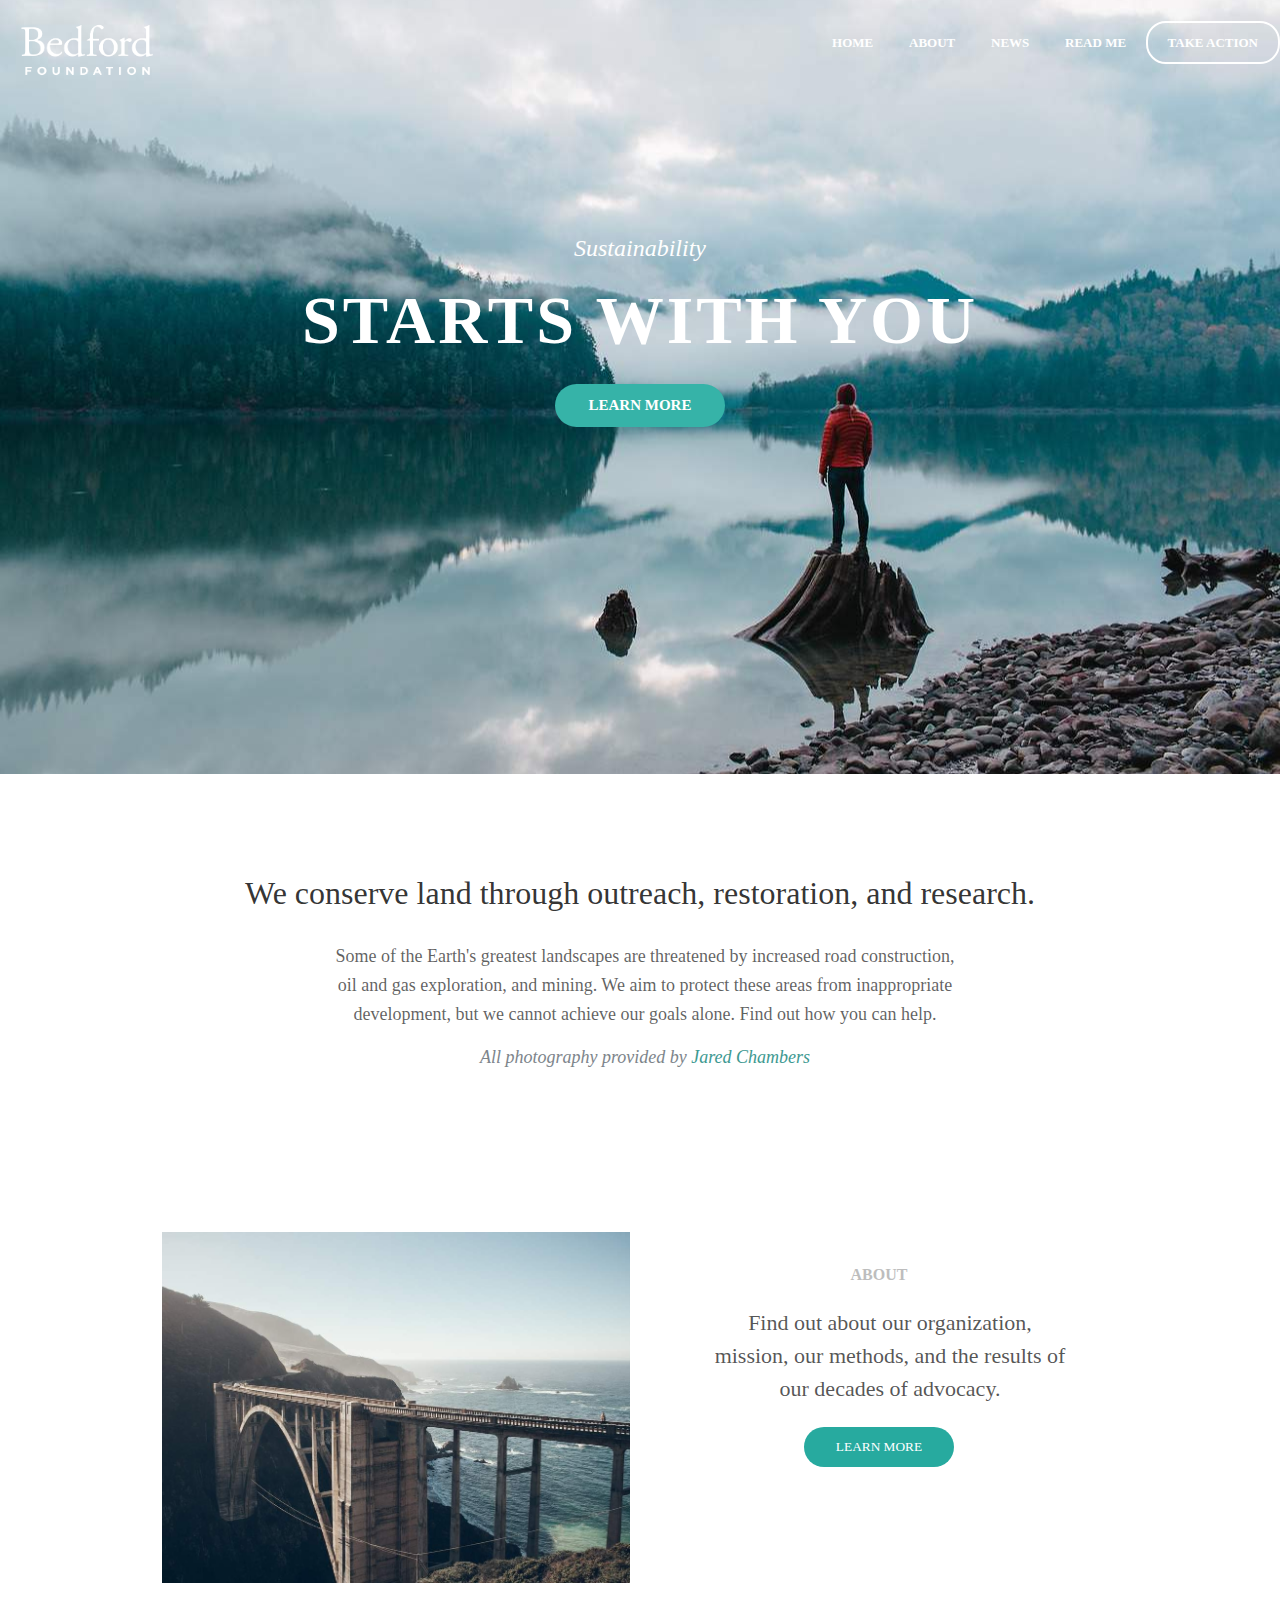
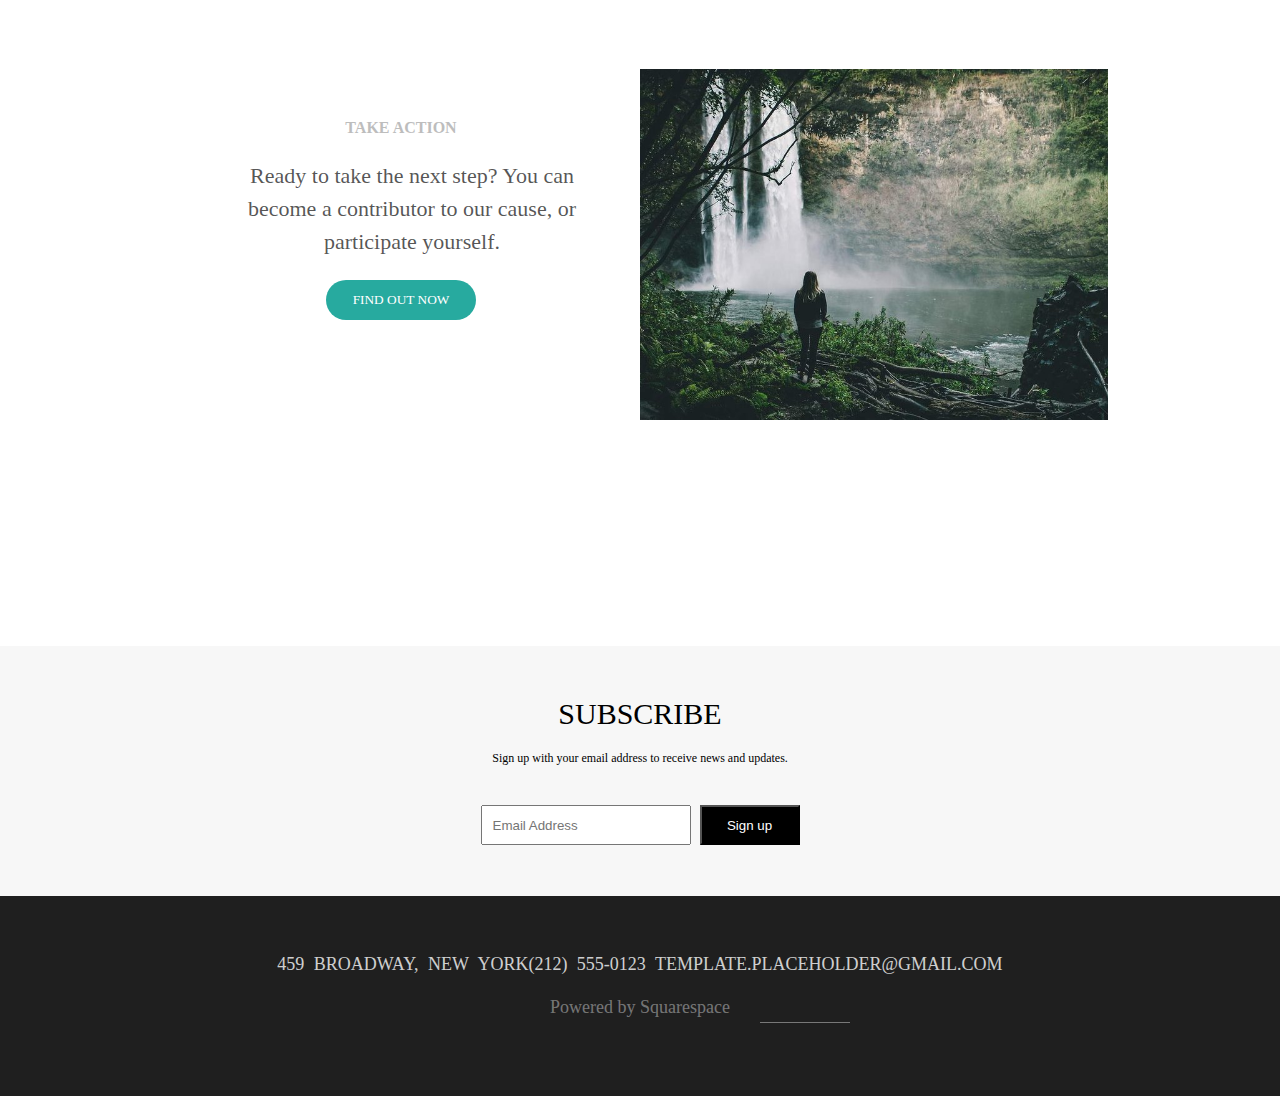
<file: bedford-mobile/index.html>
<!DOCTYPE html>
<html>
<head lang="en">
 <title>Bedford</title>
 <meta charset="utf-8">
 <link rel="stylesheet" type="text/css" href="css/style.css">
  <meta name="viewport" content="width=device-width, initial-scale=1.0">
</head>
<body>
      <div class="introduction">
      <div class="container">
       <header class="header" id="header">
        <div class="header_">
        <img class="logo" src="image/logo.png">
      <div class="burger">
      <div>
          <nav class="nav">
            <a class="nav__link" href="">Home</a>
            <a class="nav__link" href="">About</a>
            <a class="nav__link" href="">News</a>
            <a class="nav__link" href="">Read me</a>
            <a class="takeaction">Take action</a>
          </nav>
      </div>
      </header>
       <div class="main">
           <h4 class="sust">Sustainability</h4>
           <h1 class="starts">STARTS WITH YOU</h1>
           <button class="learn">learn more</button>
       </div>
       </div>
       </div>
<div class="paragraph">
  <div class="container__second">
   <div class="paragraph_">
    <h2 class="h2__paragraph">We conserve land through outreach, restoration, and research.</h3>
   <div class="div__text">
    <p class="text__paragraph">Some of the Earth's greatest landscapes are threatened by increased road construction, oil and gas exploration, and mining. We aim to protect these areas from inappropriate development, but we cannot achieve our goals alone. Find out how you can help.</p>
    <h5 class="h5__paragraph">All photography provided by <em class="em__paragraph">Jared Chambers<em></h6>
   </div>
   </div>
  </div>
 </div>
      <div class="nature">
       <div class="container__second">
       <div class="nature_">
        <div class="nature__b">
         <p><img class="img__nature" src="image/most.jpeg"></p>
     </div>
      <div class="nature__b">
        <div class="top">
          <div class="t__1">
        <h3 class="h3__nature">About</h3>
        <p class="p__nature">Find out about our organization,
mission, our methods, and the results of our decades of advocacy.</p>
        <div class="move__btn">
          <button class="learn__btn">Learn more</button>
        </div>
       </div>
       </div>
       </div>
      <div class="nature__b">
        <div class="top">
          <div class="t__2">
        <h3 class="h3__nature">TAKE ACTION</h3>
        <p class="p__nature">Ready to take the next step? You can become a contributor to our cause, or participate yourself.</p>
                    <div class="move__btn">
                    <button class="learn__btn">Find out now</button>
          </div>
       </div>
       </div>
      </div>
      <div class="nature__b">
        <img class="img__nat" src="image/nature.jpg">
       </div>
      </div>
     </div>
    </div>
   <div class="subscribe">
       <div class="container__third">
            <div class="subscribe__inner">
             <h1 class="h1__sub">Subscribe</h1>
             <p class="p__sub">Sign up with your email address to receive news and updates.</p>
             <form class="form__sub">
              <input class="inp__sub" type="" name="" placeholder="Email Address">
              <button class="btn__sub">Sign up</button>
             </form><s></s>
            </div>
       </div>
   </div>
 <div class="footer" id="footer">
       <div class="container__third">
           <div class="footer__inner">
               <p class="p__foot">459 BROADWAY,        NEW YORK(212) 555-0123 TEMPLATE.PLACEHOLDER@GMAIL.COM</p>
               <h3 class="h3__foot">Powered by Squarespace</h3>
           </div>
       </div>
   </div>
<body>
<html>
</file>
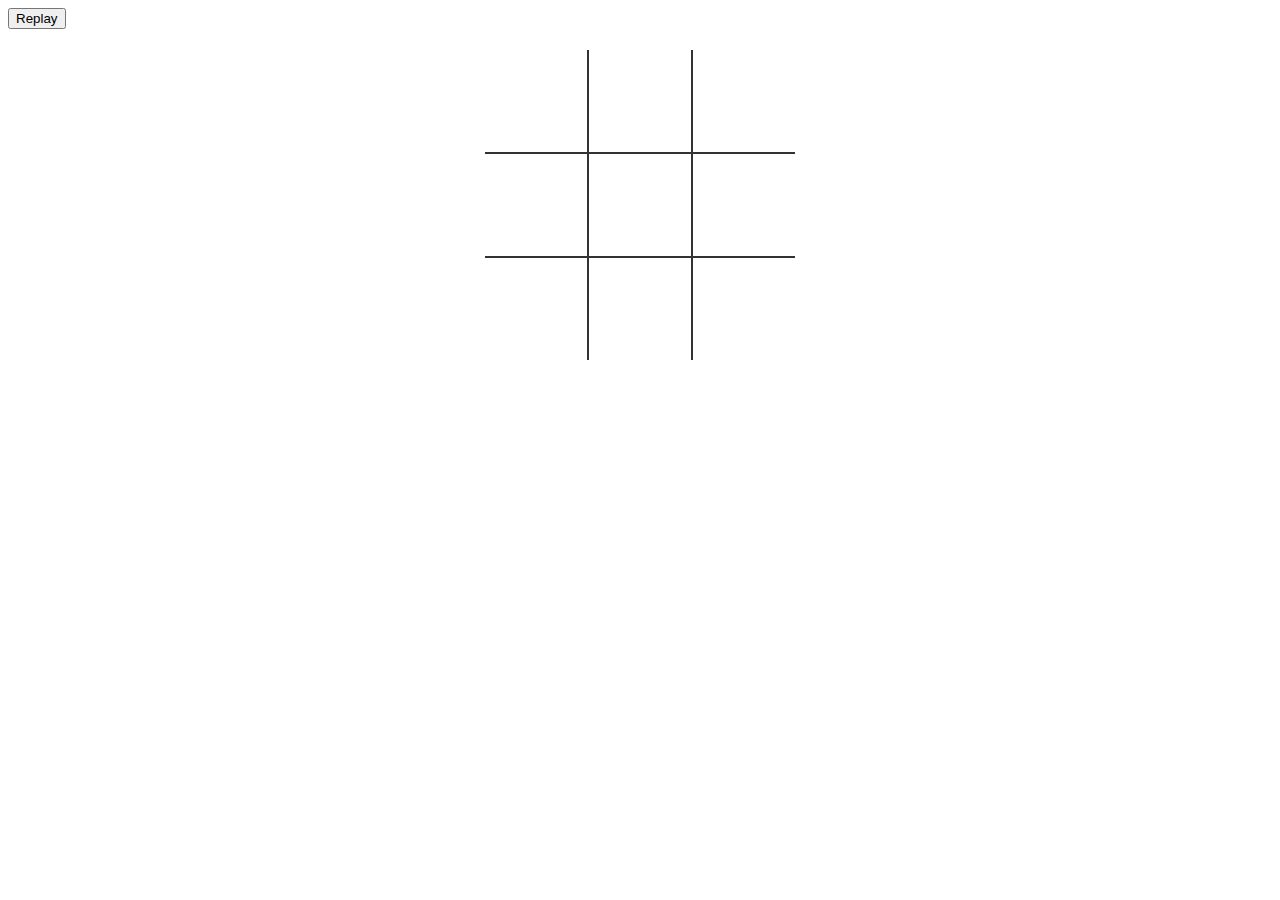
<file: tiktakbot/index.html>
<!DOCTYPE html>

<html>
<head>
  <meta charset="UTF-8">
  <title>Tic Tac Toe</title>

  <link rel="stylesheet" href="style.css">

</head>

<body>

	<table>
		<tr>
			<td class="cell" id="0"></td>
			<td class="cell" id="1"></td>
			<td class="cell" id="2"></td>
		</tr>
		<tr>
			<td class="cell" id="3"></td>
			<td class="cell" id="4"></td>
			<td class="cell" id="5"></td>
		</tr>
		<tr>
			<td class="cell" id="6"></td>
			<td class="cell" id="7"></td>
			<td class="cell" id="8"></td>
		</tr>
	</table>
	<div class="endgame">
		<div class="text"></div>
	</div>
	<button onClick="startGame()">Replay</button>

  <script src="script.js"></script>
</body>
</html>
</file>
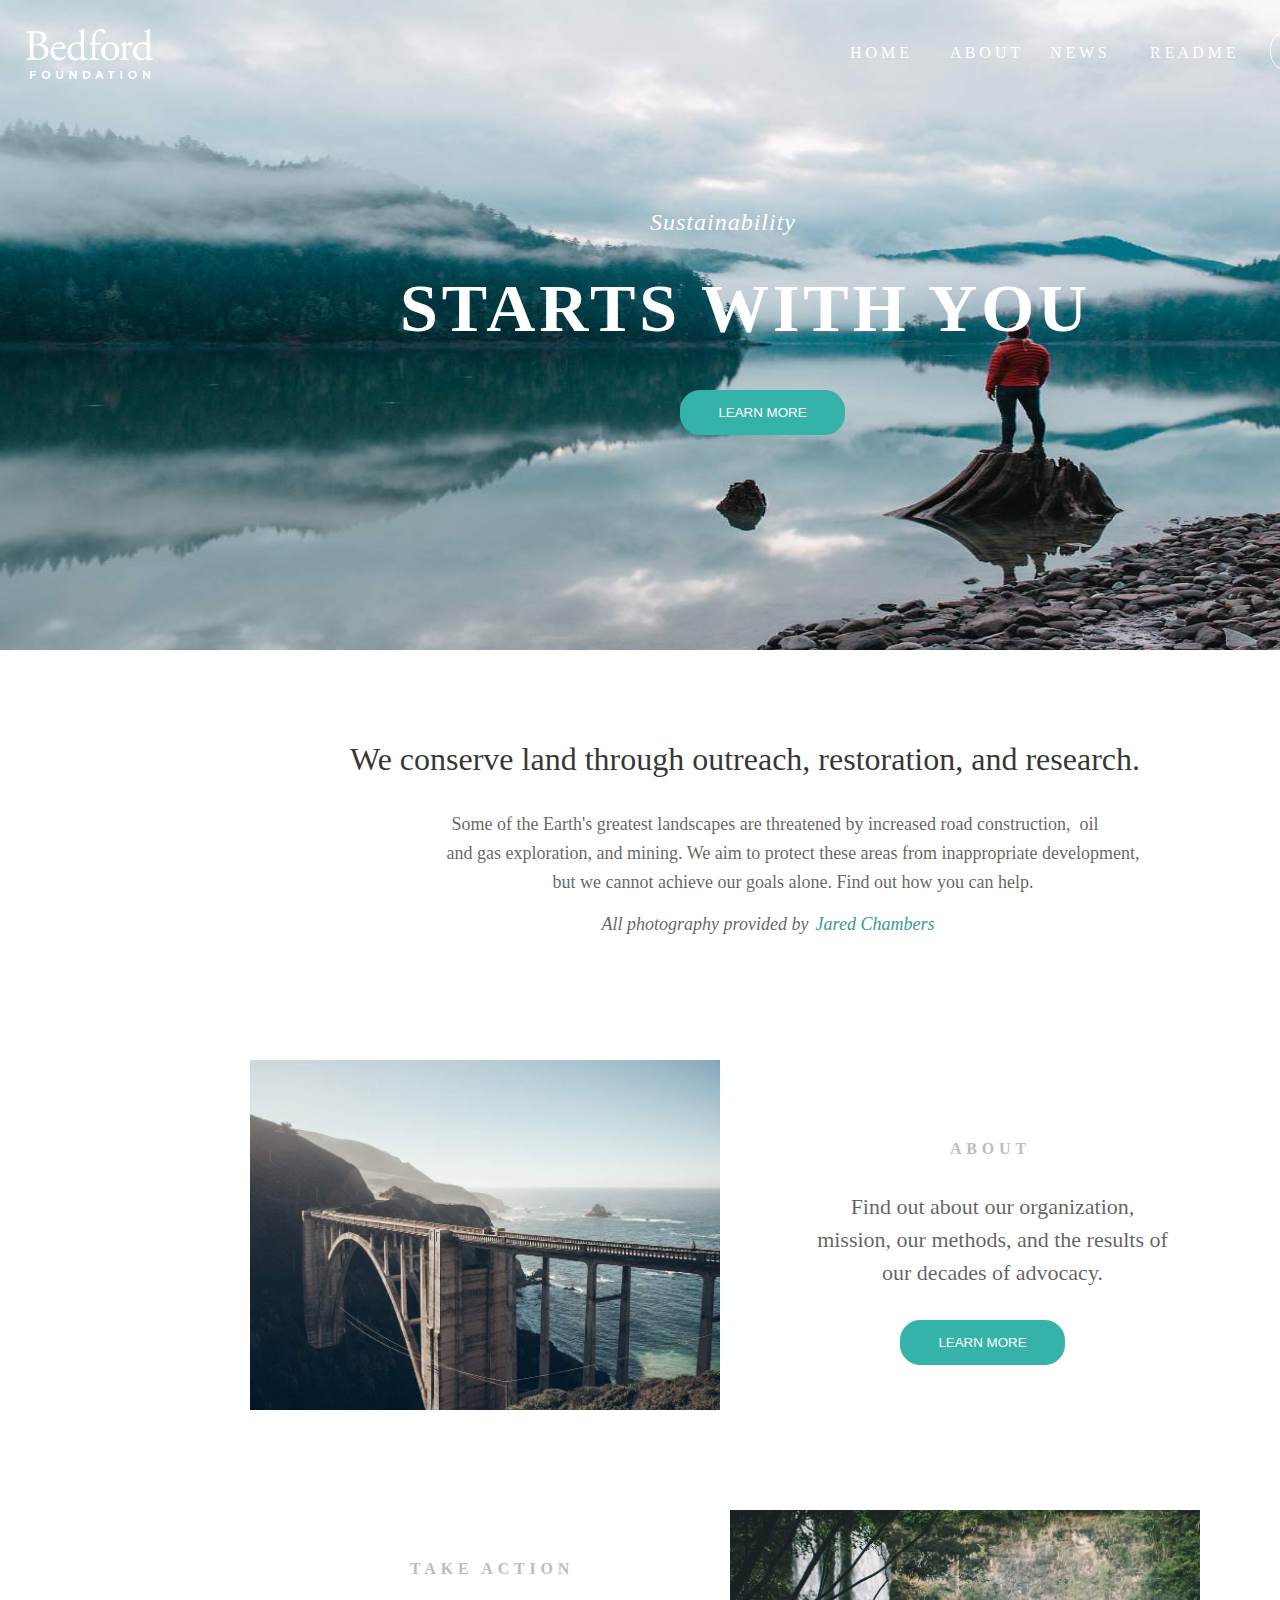
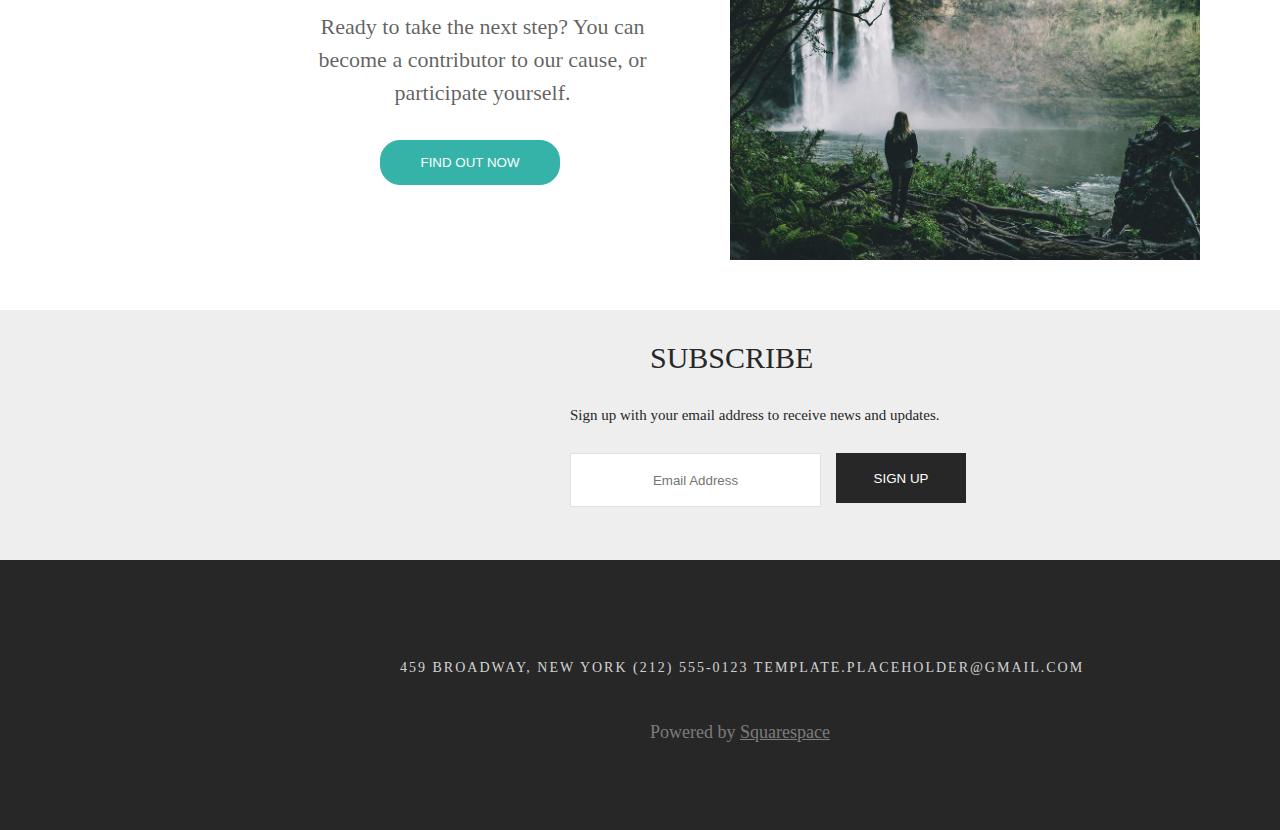
<file: index2.html>
<!DOCTYPE html>
<html>
  <head>
    <meta charset="utf-8">
    <title>Bedford</title>
    <link rel = "stylesheet" type="text/css" href="style2.css">
  </head>
  <body>

    <div class="header">
<img class="img" src="bedford.png">
<img class="img2" src="bedford-foundation.png">
<p class="home">H O M E</p>
<p class="about">A B O U T</p>
<p class="news">N E W S</p>
<p class="read">R E A D  M E</p>
<button class="Take">TAKE ACTION</button>
<p class="sus">Sustainability</p>
<p class="starts">STARTS WITH YOU</p>
<button class="learn">LEARN MORE</button>
    </div>


    <div class="main_page">
      <p class="text1">We conserve land through outreach, restoration, and research.</p>
      <p class="text2">Some of the Earth's greatest landscapes are threatened by increased road construction,  oil
        and gas exploration, and mining. We aim to protect these areas from inappropriate development,
        but we cannot achieve our goals alone. Find out how you can help.<p>
          <p class="text3">All photography provided by</p>
          <p class="text4">Jared Chambers</p>
          <img class="img3" src="bedford2.png">
          <p class="text_about">ABOUT</p>
          <p class="text5">Find out about our organization,
mission, our methods, and the results of our decades of advocacy.</p>
         <button class="learn2">LEARN MORE</button>
         <img class="img4" src="bedford3.png">
         <p class="take2">TAKE ACTION</p>
         <p class="text6">Ready to take the next step? You can become a contributor to our cause, or participate yourself.</p>
          <button class="find">FIND OUT NOW</button>
       </div>


<div class="prefooter">
<form>
  <p class="subs">SUBSCRIBE</p>
  <p class="text7">Sign up with your email address to receive news and updates.</p>
  <input class="email"type="text"name=""placeholder="Email Address">
  <button class="sign">SIGN UP</button>
</form>
</div>

<div class="footer">
  <p class="text8">459 BROADWAY, NEW YORK        (212) 555-0123       TEMPLATE.PLACEHOLDER@GMAIL.COM</p>
  <p class="text9">Powered by</p>
  <p class="text10">Squarespace</p>
</div>






      </div>
</body>
</html>
</file>
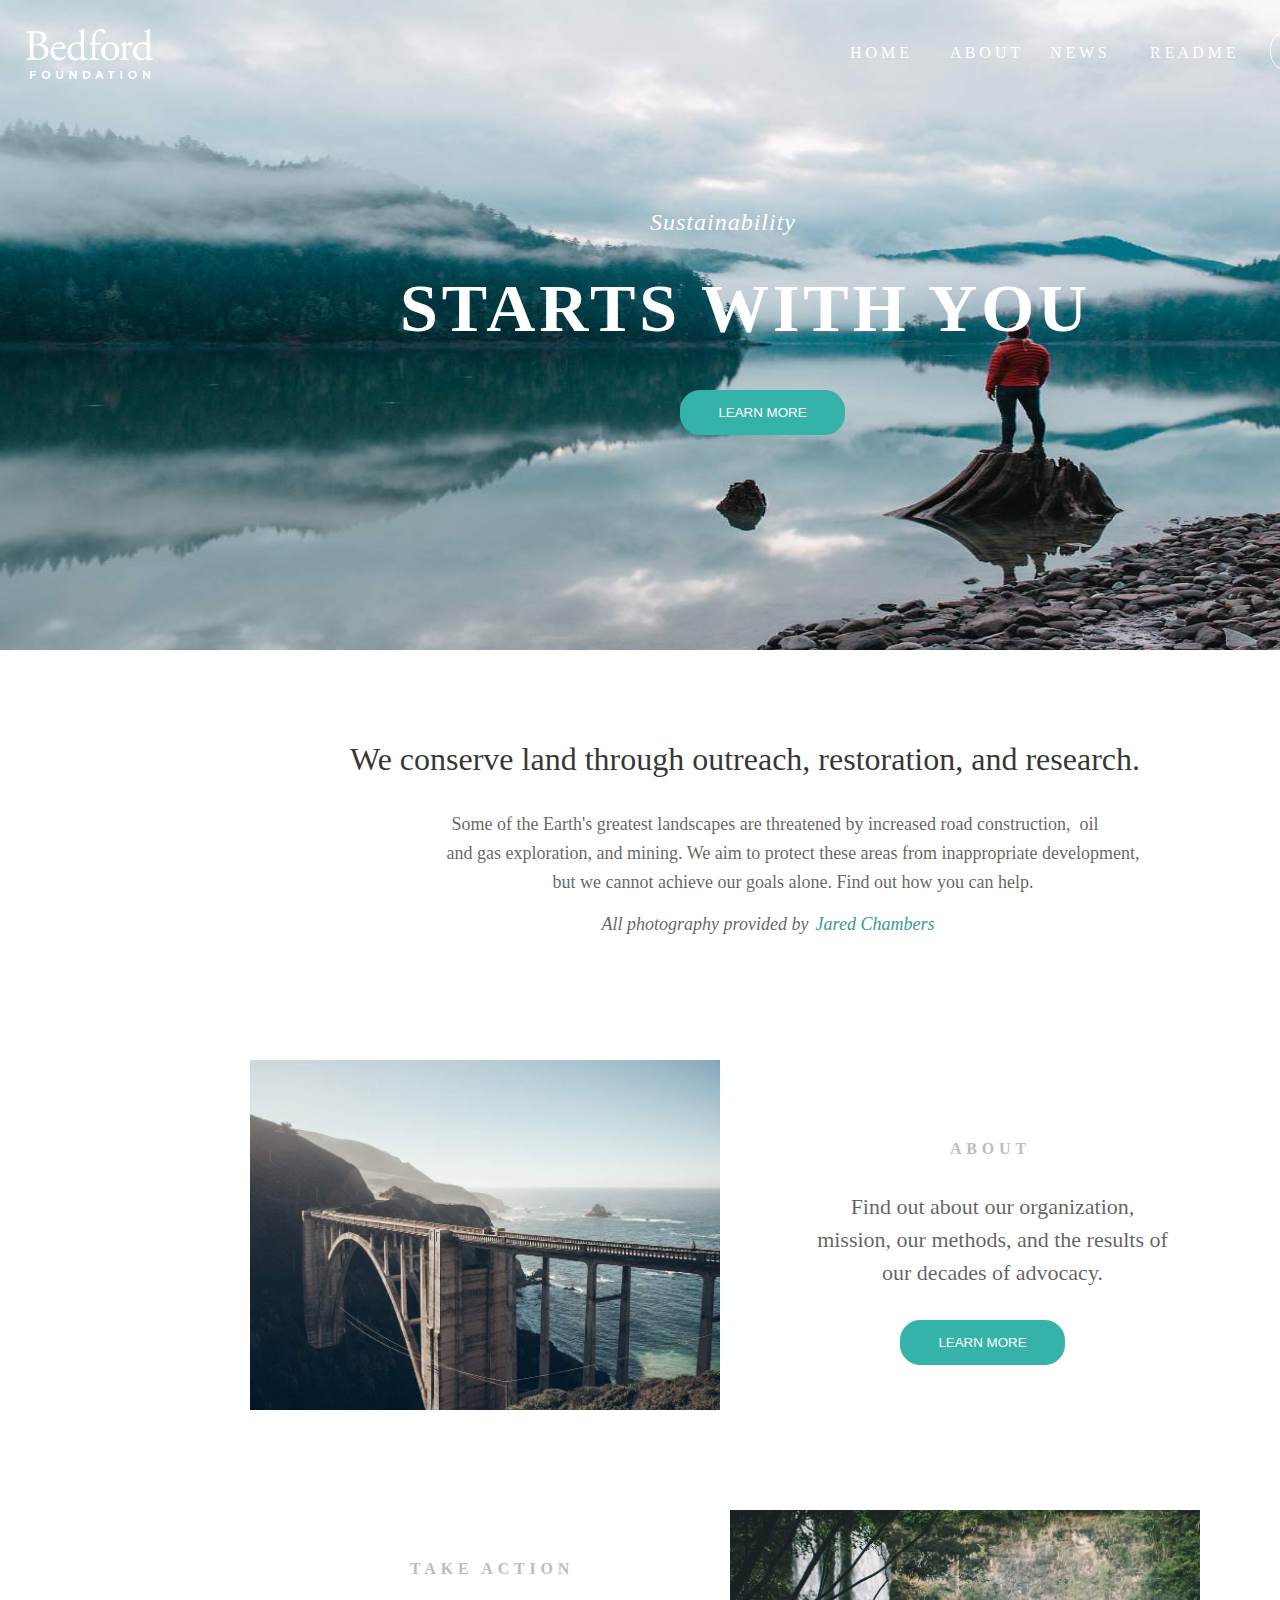
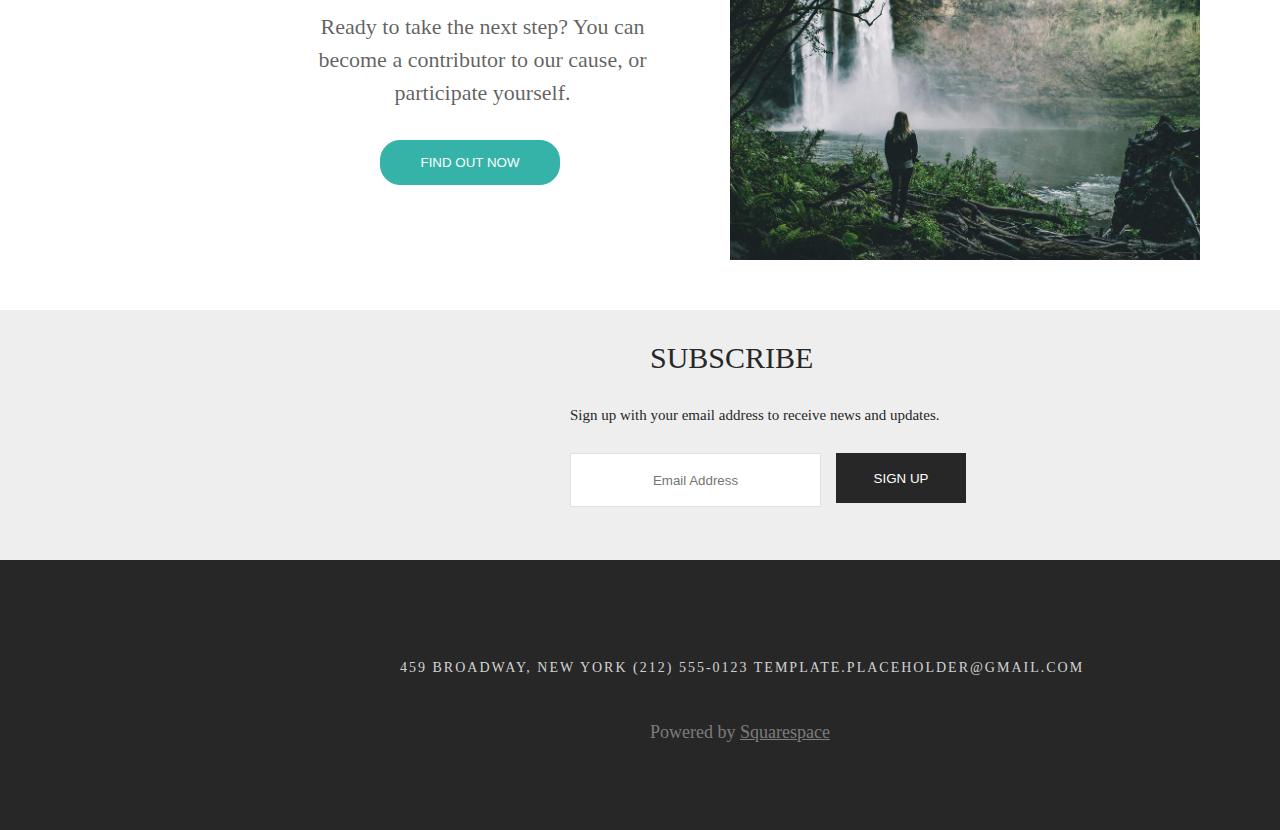
<file: bedford/index2.html>
<!DOCTYPE html>
<html>
  <head>
    <meta charset="utf-8">
    <title>Bedford</title>
    <link rel = "stylesheet" type="text/css" href="style2.css">
  </head>
  <body>

    <div class="header">
<img class="img" src="bedford.png">
<img class="img2" src="bedford-foundation.png">
<p class="home">H O M E</p>
<p class="about">A B O U T</p>
<p class="news">N E W S</p>
<p class="read">R E A D  M E</p>
<button class="Take">TAKE ACTION</button>
<p class="sus">Sustainability</p>
<p class="starts">STARTS WITH YOU</p>
<button class="learn">LEARN MORE</button>
    </div>


    <div class="main_page">
      <p class="text1">We conserve land through outreach, restoration, and research.</p>
      <p class="text2">Some of the Earth's greatest landscapes are threatened by increased road construction,  oil
        and gas exploration, and mining. We aim to protect these areas from inappropriate development,
        but we cannot achieve our goals alone. Find out how you can help.<p>
          <p class="text3">All photography provided by</p>
          <p class="text4">Jared Chambers</p>
          <img class="img3" src="bedford2.png">
          <p class="text_about">ABOUT</p>
          <p class="text5">Find out about our organization,
mission, our methods, and the results of our decades of advocacy.</p>
         <button class="learn2">LEARN MORE</button>
         <img class="img4" src="bedford3.png">
         <p class="take2">TAKE ACTION</p>
         <p class="text6">Ready to take the next step? You can become a contributor to our cause, or participate yourself.</p>
          <button class="find">FIND OUT NOW</button>
       </div>


<div class="prefooter">
<form>
  <p class="subs">SUBSCRIBE</p>
  <p class="text7">Sign up with your email address to receive news and updates.</p>
  <input class="email"type="text"name=""placeholder="Email Address">
  <button class="sign">SIGN UP</button>
</form>
</div>

<div class="footer">
  <p class="text8">459 BROADWAY, NEW YORK        (212) 555-0123       TEMPLATE.PLACEHOLDER@GMAIL.COM</p>
  <p class="text9">Powered by</p>
  <p class="text10">Squarespace</p>
</div>






      </div>
</body>
</html>
</file>
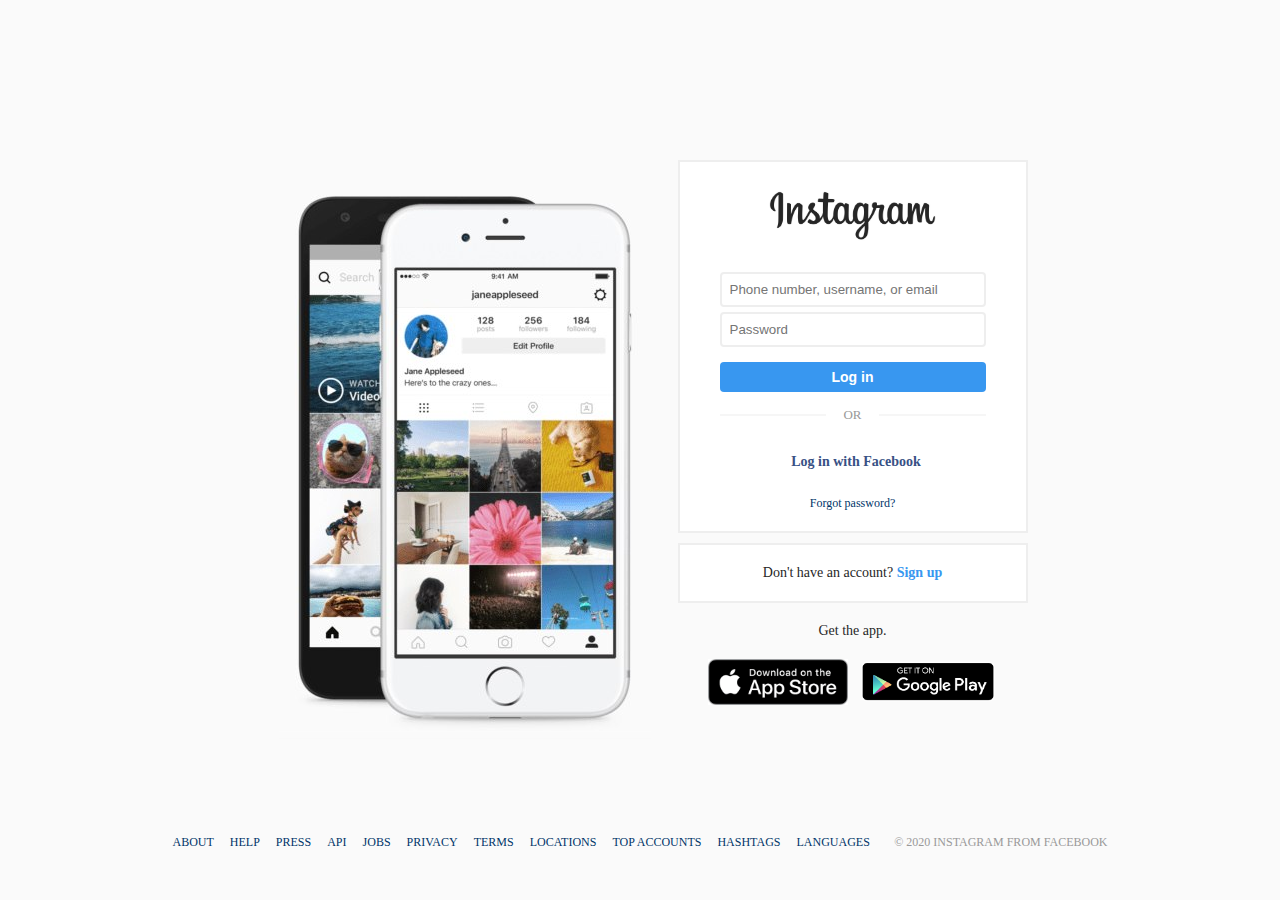
<file: instagram/index4.html>
<!DOCTYPE html>
<html lang="en">
  <head>
    <meta charset="utf-8">
    <meta name="viewport"
          content="width=device-width, user-scalable=no,initial-scale=1.0,
          maximum-scale=1.0,minimum-scale=1.0">
    <title>Instagram</title>
    <link rel="stylesheet" type="text/css" href="style4.css">
  </head>
  <body>
    <div id="wrapper">
      <div class="container">
        <div class="phone-app"></div>
        <div class="form-data">
          <form  action="">
            <div class="logo">
              <img src="photo_2020-10-03 23.00.45.jpeg" alt="">
              </div>
              <input type="text" placeholder="Phone number, username, or email">
              <input type="password" placeholder="Password">
              <button  class="btn" type="submit">Log in</button>
              <span class="line">Or</span>
              <a class="facebook-login" href="#">
              <i class="facebook"></i>Log in with Facebook
            </a>
            <a class="password" href="#">Forgot password?</a>
          </form>
          <div class="sign-up">
            Don't  have an account? <a href="#">Sign up</a>
          </div>
          <div class="get-the-app">
            <span>Get the app.</span>
            <div class="badges">
              <img src="appstore-install-badges.png" alt="">
              <img src="get it on Google play.png" alt="">
            </div>
          </div>
        </div>
      </div>
      <footer>
         <div class="container">
           <nav class='footer-nav'>
             <ul>
               <li>
                 <a href="#">About</a>
               </li>
               <li>
                 <a href="#">Help</a>
               </li>
               <li>
                 <a href="#">Press</a>
               </li>
               <li>
                 <a href="#">Api</a>
               </li>
               <li>
                 <a href="#">Jobs</a>
               </li>
               <li>
                 <a href="#">Privacy</a>
               </li>
               <li>
                 <a href="#">Terms</a>
               </li>
               <li>
                 <a href="#">Locations</a>
               </li>
               <li>
                 <a href="#">Top Accounts</a>
               </li>
               <li>
                 <a href="#">Hashtags</a>
               </li>
               <li>
                 <a href="#">Languages</a>
               </li>
            </ul>
           </nav>
           <div class="text2">
             &copy; 2020 Instagram from Facebook
           </div>
         </div>
      </footer>
    </div>
  </body>
</html>
</file>
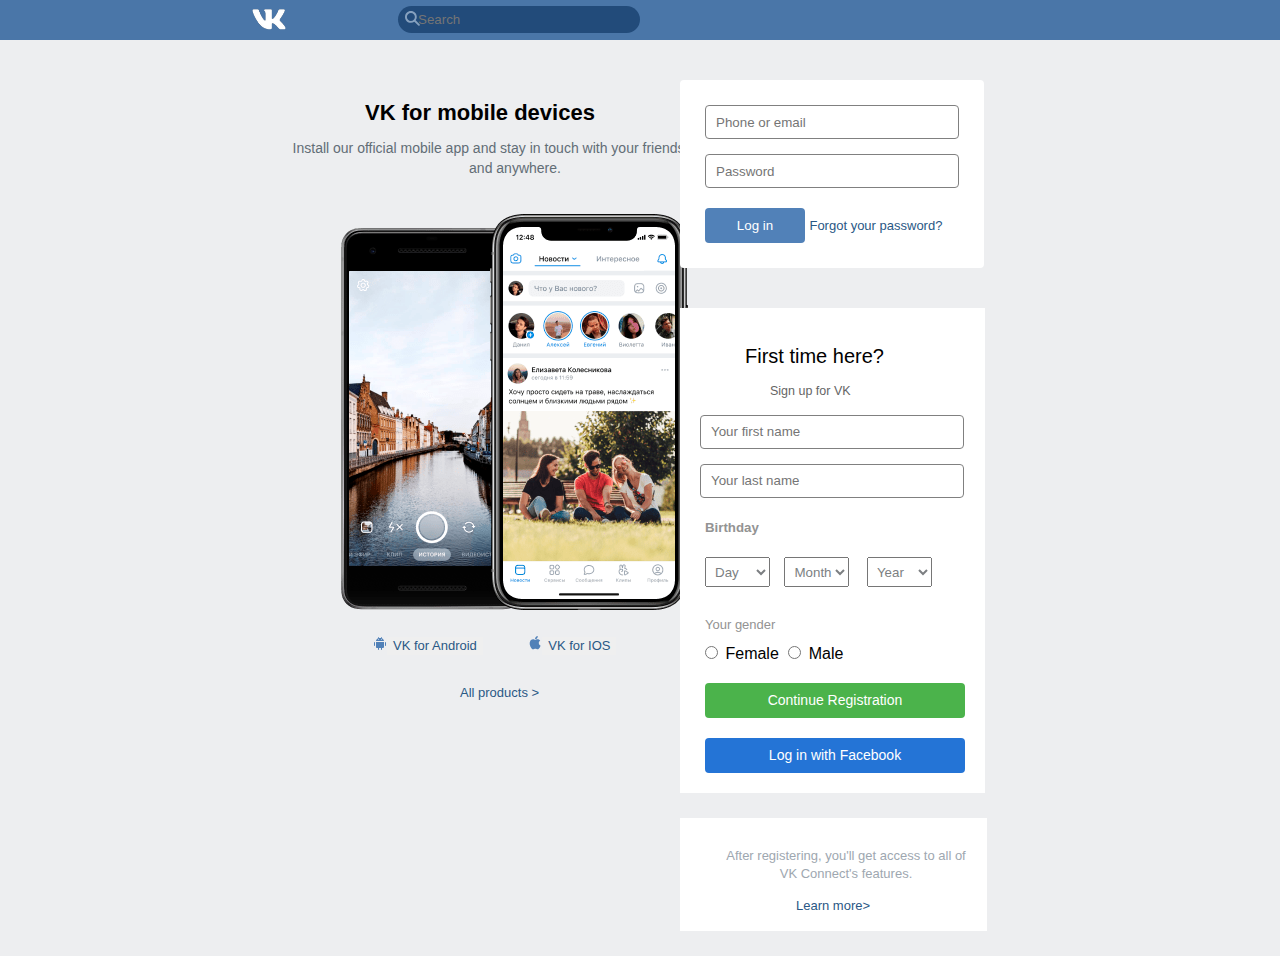
<file: VK/index1.html>
<!DOCTYPE html>
<html>
  <head>
    <meta charset="utf-8">
    <title>Добро пожаловать! |Вконтакте</title>
    <link rel = "stylesheet" type="text/css" href="style.css">
</head>
  <body>

<header class="header" id="header">
<div class="container">
<div class="header__h">
  <img  class="img"  src="vk.png">
  <form>
<input  class="search" placeholder="Search" type="text" name="">
<img  class="img__search" src="vk_loupe.svg">
  </form>
</div>
</div>
</header>
<!--Header-->
<div class="main">
  <div class="container">
<div class="main__page">
  <div class="main__first">
    <h3 class="h3">VK for mobile devices</h3>
    <p class="text">Install our official mobile app and stay in touch with your friends anytime and anywhere.
</p>

<img class="img__phone" src="Без имени-3.png">
<div class="btn">
  <button class="Android">VK for Android</button>
  <img  class="img_android"src="vk_android.svg">
  <img  class="img_IOS"src="vk_apple.svg">
  <button class="IOS">VK for IOS</button><br>
  <a class="all" href="https://vk.com/products">All products ></a>

</div>

  </div>

  <div class="main__second">
<div class="box_1">
  <form class="form">
    <input  class="phone"type="text"name=""placeholder="Phone or email"><br>
      <input class="passw" type="text"name=""placeholder="Password">
    </form>
    <button class="log_in">Log in</button>
    <a  class="forgot"href="">Forgot your password?</a>
</div><br>


<div class="box_2">
  <h2 class="h2">First time here?
</h2>
    <h4 class="h4">Sign up for VK</h4>
    <form>
      <input class="name"type="text"name=""placeholder="Your first name"><br>
        <input class="surname" type="text"name=""placeholder="Your last name">
        </form>
<h5 class="h5">Birthday</h5>
<select class="day">
  <option>Day</option>
  <option>1</option>
  <option>2</option>
</select>

<select class="month">
  <option>Month</option>
  <option>September</option>
  <option>October</option>
</select>

<select class="year">
  <option>Year</option>
  <option>2002</option>
  <option>2003</option>
</select>
<h6 class="h6">Your gender</h6>
<form class="form_radio">
<input type="radio" name="">
<label>Female</label>
<input type="radio" name="">
<label>Male</label>
</form>
<button class="registration">Continue Registration</button><br>
<button class="facebook">Log in with Facebook</button>



</div>
<div class="box_3">
  <p class="text_p">After registering, you'll get access to all of VK Connect's features.</p>
  <a  class="learn"href="">Learn more> </a>
</div>

</div>
  </div>

</div>

  </div>










    </body>
</html>
</file>
<file: bedford-mobile/css/style.css>
body{
 margin: 0;
 padding:0;
}
*,
*:before,
*:after{
 box-sizing: border-box;
}
h1,h2,h3,h4,h5,h6{
    margin: 0;
}
.container{
    width:100%;
    margin:0 auto;
}
.introduction{
 width: 100%;
 height: 86vh;
    background: url("../image/backgr.jpeg") center
    no-repeat;
    background-size: cover;
}
.header{
 padding-top:20px;
}
.header_{
 display: flex;
 justify-content: space-between;
 align-items: center;
 position: relative;
}
.logo{
 width:145px;
 height:60px;
 margin-left: 15px;
}
.burger{
    height: 30px;
    background: url(../image/menu.png) no-repeat center;
    background-size: contain;
    z-index: 101;
    visibility: hidden;
    transition: .3s all linear;

}
.burger__x{
    background: url(../image/cancel.png) no-repeat center;
    background-size: contain;
}
.nav{
 text-transform: uppercase;
    font-size: 13px;
    visibility: visible;
}
.nav__link{
 cursor: pointer;
 font-weight: 600;
    font-style: normal;
    padding: .75em 1em;
    color: #fff;
    text-decoration: none;
    transition: color 0.2s linear;
    margin: 0 0.25em;

}
.nav__link:hover{
    color: grey;
}
.takeaction{
 cursor: pointer;
 border-radius: 20px;
 border :2px white solid;
 padding: 12px 20px;
 color: #fff;
    font-family: proxima-nova;
    font-weight: 600;
    transition: 0.2s linear;
}
.takeaction:hover{
   background-color: #fff;
   color: black;
}
.main{
 text-align: center;
 margin-top: 150px;
 margin-right: auto;
 margin-left: auto;
}
.sust{
    font-size: 24px;
    font-weight: 400;
    line-height: 1.5em;
    color: #fff;
    font-family: adobe-garamond-pro;
    margin: 20px auto;
    font-style: italic;
}
.starts{
    font-family: proxima-nova;
    font-weight: 700;
    font-style: normal;
    font-size: 68px;
    color: #fff;
    text-transform: uppercase;
    line-height: 1em;
    letter-spacing: 3px;
}
.learn{
 cursor: pointer;
    border-radius: 25px;
    border:none;
    background-color: #36b3a8;
    height: 43px;
    width: 170px;
    font-family: proxima-nova;
    font-weight: 600;
    font-style: normal;
    font-size: 15px;
    text-transform: uppercase;
    color: #fff;
    line-height: 1em;
    margin: 10px 0;
    text-decoration: none;
    font-family: "Montserrat","sans-serif";
    opacity: 1;
    transition: opacity 0.2s linear;
    margin-top: 30px;
    padding:5px 0;
}
.learn:hover{
    opacity: 0.75;
}
.container__second{
 width: 100%;
    margin: 0 auto;
    max-width: 956px;
}
.paragraph{
 width: 100%;
 height: 38vh;
}
.h2__paragraph{
    text-align: center;
    margin: 1em 0 .5em;
    color: rgba(26,26,26,.9);
    font-family: adobe-garamond-pro;
    font-weight: 400;
    font-style: normal;
    font-size: 32px;
    line-height: 1.2em;
}
.text__paragraph{
    font-family: adobe-garamond-pro;
    font-weight: 400;
    font-style: normal;
    font-size: 18px;
    line-height: 1.6em;
    color: rgba(26,26,26,.7);
}
.h5__paragraph{
    text-align: center;
    font-size: 18px;
    letter-spacing: 0px;
    height: 1.6em;
    font-family: adobe-garamond-pro;
    font-weight: 400;
    margin: auto;
    font-style: italic;
    color: #7d858b;
}
.em__paragraph{
 font-style: italic;
 color: #3d9991;
}
.paragraph_{
 margin-top: 100px;
}
.div__text{
 text-align: center;
 margin-top: 30px;
 width: 626px;
 margin-left: 170px;
}
.nature{
 margin: 0 auto 150px;
 height: 100vh;
}
.nature_{
    display: flex;
    flex-wrap: wrap;
}

.img__nature{
 height: 351px;
 width: 468px;
}
.img__nat{
 height: 351px;
 width: 468px;
}
.h3__nature{
 font-family: "Montserrat","sans-serif";
    text-transform: uppercase;
    line-height: 1.1em;
    font-family: proxima-nova;
    font-weight: 600;
    font-style: normal;
    color: #bdbdbd;
    text-align: center;
    font-size: 16px;

}
.p__nature{
    text-transform: none;
    line-height: 1.5em;
    font-family: adobe-garamond-pro;
    font-weight: 400;
    font-style: normal;
    color: rgba(0,0,0,.68);
    text-align: center;
    font-size: 22px;
    width: 360px;
    margin-left: 70px;

}
.learn__btn{
 height: 40px;
 width: 150px;
    border: 0px solid #000;
    background-color: #27aa9f;
    line-height: 1.2em;
    text-transform: uppercase;
    color: #fff;
    border-radius: 5em;
    font-weight: 500;
    font-style: normal;
    font-family: proxima-nova;
    align-items: center;
    cursor: pointer;
    text-decoration: none;
    font-family: "Montserrat","sans-serif";
    transition: background 0.2s linear;
}
.learn__btn:hover{
    background-color: #5ad0c6;
}
.move__btn{
 display: flex;
 flex-direction: row;
 justify-content: center;
}
.top{
 margin-top: 50px;
}
.nature__b{
 width: 50%;
 line-height: 150px;
}
.subscribe{
}
.subscribe__inner{
 height: 250px;
 margin-top: 150px;
    display: flex;
    flex-direction: column;
    align-items: center;
    background-color: #f7f7f7;
}
.h1__sub{
 margin-top: 50px;
 color: black;
 font-style: initial;
 font-weight: 530;
 font-size: 30px;
    line-height: 1.2em;
    text-transform: uppercase;
}
.p__sub{
 font-style: initial;
 color: black;
 font-size: 12px;
    line-height: 1.6em;
     margin: 17px 0;
}
.container__third{
 width: 100%;
 margin: auto;
 margin-top: -20px;
}
.inp__sub{
 height: 40px;
 width: 210px;
 padding: 10px;
 margin-right: 5px;
}
.btn__sub{
 background-color: black;
 cursor: pointer;
 color: white;
 height: 40px;
 width: 100px;
 transition: background 0.2s linear;
}
.btn__sub:hover{
 background-color: #4e4747;
}
.form__sub{
 margin-top: 20px;
}
.p__foot{
    text-align: center;
    font-family: proxima-nova;
    font-weight: 400;
    font-style: normal;
    font-size: 18px;
    color: rgba(255,255,255,.8);
    word-spacing: 5px;

}
.h3__foot{
    text-align: center;
    color: rgba(255,255,255,.4);
    font-family: adobe-garamond-pro;
    font-weight: 400;
    font-style: normal;
    font-size: 18px;
    line-height: 1.6em;

}
.h3__foot:after{
 content: "";
 display: block;
 width: 90px;
 height: 1px;
 background-color: rgba(255,255,255,.4);;
 margin-left: 700px;
}
.footer{
 background-color: #1f1f1f;
 height: 200px;
 display: flex;
 flex-direction: column;
 padding: 60px;

}
@media (max-width: 930px) {
   body{
    margin: 0;
    padding: 0;
    position: absolute;
}
   .nature__inner{
       text-align: center;
   }
   .fixed{
        display: block;
   }
    *,
    *:before,
    *:after{
     box-sizing: border-box;
    }

}
@media (max-width: 768px){
    .header_{

    }
    .burger{
        visibility: visible;
    }
        .starts{
        font-family: proxima-nova;
        font-weight: 700;
        font-style: normal;
        font-size: 68px;
        color: #fff;
        text-transform: uppercase;
        line-height: 1em;
        width: 500px;
        text-align: center;
        margin-left: 200px;
        word-spacing: 15px;
    }
    .nav{
        transition: 0s all linear;
        display: flex;
        flex-direction: column;
        visibility: hidden;
    }
        .intro{
        width: 100%;
        height: 80vh;
        background: url("../image/backgr.jpeg") center
        no-repeat;
        background-size: cover;
    }
    .h2__paragraph{
        text-align: center;
        margin: 1em 0 .5em;
        color: rgba(26,26,26,.9);
        font-family: adobe-garamond-pro;
        font-weight: 400;
        font-style: normal;
        font-size: 28px;
        line-height: 1.2em;
        margin-left: 25px;
    }
    .h5__paragraph{
        text-align: center;
        font-size: 20px;
        letter-spacing: 0px;
        height: 1.6em;
        font-family: adobe-garamond-pro;
        font-weight: 400;
        margin: auto;
        font-style: italic;
        color: #7d858b;
    }
    .text__paragraph{
        font-family: adobe-garamond-pro;
        font-weight: 400;
        font-style: normal;
        font-size: 20px;
        line-height: 1.6em;
        color: rgba(26,26,26,.7);

    }
    .img__nat{
        position: absolute;
        right: 0;
        width: 450px;
    }
    .img__nature{
        left: 0;
        width:450px;
    }
    .paragraph{
        width: 100%;
        height: 35vh;
    }
    .nature{
        margin: 0 auto;
        height: 100vh;
    }
    .p__sub{
        font-style: initial;
        color: black;
        font-size: 15px;
        line-height: 1.6em;
        margin: 17px 0;
    }
    .p__foot{
        text-align: center;
        font-family: proxima-nova;
        font-weight: 400;
        font-style: normal;
        font-size: 18px;
        color: rgba(255,255,255,.8);
        word-spacing: 5px;
        width: 300px;
        margin-left:230px;
    }
}
@media (max-width: 426px) {
    .logo{
        margin-top: 30px;
        width:250px;
        height:100px;
        margin-left: 30px;
    }

    .sust{
        font-size: 30px;
        font-weight: 400;
        line-height: 1.5em;
        color: #fff;
        font-family: adobe-garamond-pro;
        margin: 20px auto;
        font-style: italic;
    }

    .starts{
        font-family: proxima-nova;
        font-weight: 700;
        font-style: normal;
        font-size: 68px;
        color: #fff;
        text-transform: uppercase;
        line-height: 1em;
        letter-spacing: 3px;

    }

    .main{
        margin-top: 100px;
    }

    .h2__paragraph{
        text-align: center;
        margin: 1em 0 .5em;
        color: rgba(26,26,26,.9);
        font-family: adobe-garamond-pro;
        font-weight: 400;
        font-style: normal;
        font-size: 60px;
        line-height: 1.2em;
        margin-left: 25px;
        width: 700px;
        margin-left: 100px;
        margin-bottom: 50px;
    }

    .text__paragraph{
        font-family: adobe-garamond-pro;
        font-weight: 400;
        font-style: normal;
        font-size: 32px;
        line-height: 1.6em;
        color: rgba(26,26,26,.7);
        width: 700px;
        margin-left: -50px;
    }

    .paragraph{
        width: 100%;
        height: 100vh;
    }
    .h5__paragraph{
        text-align: center;
        font-size: 32px;
        letter-spacing: 0px;
        height: 1.6em;
        font-family: adobe-garamond-pro;
        font-weight: 400;
        margin: auto;
        font-style: italic;
        color: #7d858b;
    }
    .em__paragraph{
        font-style: italic;
        color: #3d9991;
    }
    .nature__inner{
        display: flex;
        flex-wrap: wrap;
    }
    .nature__b{
        width: 100%;
        line-height: 150px;
        position: relative;

    }
    .nature{
        margin: 0 auto 150px;
        height: 2150px;
    }
    .img__nature{
        position: absolute;
        margin-top: -40px;
        width: 855px;
        margin-left: 30px;
        height: 600px;
    }
    .img__nat{
        position: absolute;
        margin-top: 1000px;
        width: 854px;
        margin-right: 26px;
        height: 600px;
    }
    .t__1{
        position: absolute;
        margin-top: 650px;
        margin-left: 120px;

    }
    .t__2{
        position: absolute;
        margin-top: 1750px;
        margin-left: 120px;

    }
    .h3__nature{
        font-family: "Montserrat","sans-serif";
        text-transform: uppercase;
        line-height: 1.1em;
        font-family: proxima-nova;
        font-weight: 600;
        font-style: normal;
        color: #bdbdbd;
        text-align: center;
        font-size: 30px;
        letter-spacing: 5px;

    }
    .p__nature{
        text-transform: none;
        line-height: 1.5em;
        font-family: adobe-garamond-pro;
        font-weight: 400;
        font-style: normal;
        color: rgba(0,0,0,.68);
        text-align: center;
        font-size: 36px;
        width: 360px;
        margin-left: 70px;
        width: 600px;

    }
    .learn__btn{
        font-size: 24px;
        height: 60px;
        width: 250px;
        border: 0px solid #000;
        background-color: #27aa9f;
        line-height: 1.2em;
        text-transform: uppercase;
        color: #fff;
        border-radius: 5em;
        font-weight: 500;
        font-style: normal;
        font-family: proxima-nova;
        align-items: center;
        cursor: pointer;
        text-decoration: none;
        font-family: "Montserrat","sans-serif";
        transition: background 0.2s linear;
        }
    .learn__btn:hover{
            background-color: #5ad0c6;
        }
    .subscribe__inner{
     height: 700px;
     margin-top: 150px;
        display: flex;
        flex-direction: column;
        align-items: center;
        background-color: #f7f7f7;

    }
    .h1__sub{
     margin-top: 130px;
     color: black;
     font-style: initial;
     font-weight: 530;
     font-size: 60px;
        line-height: 1.2em;
        text-transform: uppercase;
    }
    .p__sub{
     font-style: initial;
     color: black;
     font-size: 26px;
        line-height: 1.6em;
         margin: 30px 0;
         width: 500px;
         text-align: center;
    }

    .container__third{
     width: 100%;
     margin: auto;
     margin-top: -20px;
    }
    .inp__sub{
        padding-left: 50px;
    font-size:30px;
     height: 80px;
     width: 350px;
     padding: 10px;
     margin-right: 5px;

    }
    .btn__sub{
     background-color: black;
     cursor: pointer;
     color: white;
     height: 80px;
     width: 240px;
     transition: background 0.2s linear;
     position: absolute;
     margin-top: 110px;
     margin-left: -300px;
     font-size: 30px;
     letter-spacing: 2px;
     }
    .btn__sub:hover{
     background-color: #4e4747;
    }
    .form__sub{
     margin-top: 20px;
     position: relative;
    }
    .p__foot{
    margin-top: 100px;
    line-height: 50px;
     text-align: center;
    font-family: proxima-nova;
    font-weight: 400;
    font-style: normal;
    font-size: 26px;
    color: rgba(255,255,255,.8);
    word-spacing: 5px;
    width: 500px;
    margin-left: 160px;
    }
   .h3__foot{
    margin-top: 50px;
    text-align: center;
    color: rgba(255,255,255,.4);
    font-family: adobe-garamond-pro;
    font-weight: 400;
    font-style: normal;
    font-size: 26px;
    line-height: 1.6em;
    }
    .footer{
     position: relative;
     background-color: #1f1f1f;
     height: 500px;
     display: flex;
     flex-direction: column;
     padding: 60px;
    }
}
</file>
<file: tiktakbot/style.css>
td {
	border:  2px solid #333;
	height:  100px;
	width:  100px;
	text-align:  center;
	vertical-align:  middle;
	font-family:  "Comic Sans MS", cursive, sans-serif;
	font-size:  70px;
	cursor: pointer;
}

table {
	border-collapse: collapse;
	position: absolute;
	left: 50%;
	margin-left: -155px;
	top: 50px;
}

table tr:first-child td {
	border-top: 0;
}

table tr:last-child td {
	border-bottom: 0;
}

table tr td:first-child {
	border-left: 0;
}

table tr td:last-child {
	border-right: 0;
}

.endgame {
  display: none;
  width: 200px;
  top: 120px;
  background-color: rgba(205,133,63, 0.8);
  position: absolute;
  left: 50%;
  margin-left: -100px;
  padding-top: 50px;
  padding-bottom: 50px;
  text-align: center;
  border-radius: 5px;
  color: white;
  font-size: 2em;
}
</file>
<file: style2.css>
body{
  margin: 0;
  padding: 0;
}
.img{
  width: 1540px;
  height: 650px;
}
.img2{
  width: 140px;
  height: 60px;
  margin-top: -630px;
  margin-left:  20px;
position: absolute;
}
.home{
  width:71px;
  height: 32px;
  position: absolute;
  cursor: pointer;
  color: #FFFFFF;
  margin-left: 850px;
  margin-top: -610px;
}
.about{
  width:71px;
  height: 32px;
  position: absolute;
  cursor: pointer;
  color: #FFFFFF;
  margin-left: 950px;
  margin-top: -610px;
}
.news{
  width:71px;
  height: 32px;
  position: absolute;
  cursor: pointer;
  color: #FFFFFF;
  margin-left: 1050px;
  margin-top: -610px;
}
.read{
  width:99px;
  height: 32px;
  position: absolute;
  cursor: pointer;
  color: #FFFFFF;
  margin-left: 1150px;
  margin-top: -610px;
}
.Take{
  width:150px;
  height: 43px;
  position: absolute;
  text-align: center;
  border-radius: 20px;
  border: 1px solid #FFFFFF;
  cursor: pointer;
  color: #FFFFFF;
  margin-left: 1270px;
  margin-top: -625px;
  background: transparent;
}
.sus{
  width:892px;
  height: 36px;
  position: absolute;
  color: #FFFFFF;
  margin-left: 650px;
  margin-top: -450px;
  font: adobe-garamond-pro;
    font-weight: 400;
    font-style: italic;
    font-size: 24px;
    letter-spacing: 1px;
    text-transform: none;
    line-height: 1.5em;
}
.starts{
  width: 892px;
  height: 68px;
  color: #FFFFFF;
  margin-left: 400px;
  margin-top: -380px;
  font: proxima-nova;
    font-weight: 700;
    font-style: normal;
    font-size: 68px;
    letter-spacing: 4px;
    text-transform: uppercase;
    line-height: 1em;
}
.learn{
  position: absolute;
  width: 165px;
  height: 45px;
  border-radius: 20px;
  border: 1px solid #36B3A8;
  margin-top: -20px;
  margin-left: 680px;
  text-align: center;
  background-color: #36B3A8;
  color: #FFFFFF;
}
.text1{
  width: 956px;
  height: 35px;
  position: absolute;
  color: #1a1a1ae6;
  font: adobe-garamond-pro;
    font-weight: 400;
    font-style: normal;
    font-size: 32px;
    letter-spacing: 0px;
    text-transform: none;
    line-height: 1.2em;
    margin-top: 330px;
    margin-left: 350px;
}
.text2{
  position: absolute;
  width: 850px;
  height: 84px;
  color: rgba(26,26,26,.7);
  font-family: adobe-garamond-pro;
    font-weight: 400;
    font-style: normal;
    font-size: 18px;
    letter-spacing: 0px;
    line-height: 1.6em;
    margin-left: 350px;
    margin-top: 400px;
    text-align: center;
    white-space:pre-wrap;
    display: block;
}
.text3{
  position: absolute;
  width: 210px;
  height: 23px;
  margin-left:600px;
  margin-top: 500px;
  text-align: center;
    white-space: pre-wrap;
    font-family: adobe-garamond-pro;
    font-weight: 400;
    font-style: italic;
    font-size: 18px;
    letter-spacing: 0px;
    line-height: 1.6em;
    color: rgba(26,26,26,.7);
}
.text4{
  position: absolute;
  width: 150px;
  height: 23px;
  color: #3d9991;
  margin-left: 800px;
  margin-top: 500px;
  text-align:center;
  white-space: pre-wrap;
  font-family: adobe-garamond-pro;
  font-weight: 400;
  font-style: italic;
  font-size: 18px;
  letter-spacing: 0px;
  line-height: 1.6em;

}
.img3{
  position: absolute;
  width: 470px;
  height: 350px;
  margin-left: 250px;
  margin-top: 650px;
}
.text_about{
  position: absolute;
  width: 65px;
  height: 16px;
  color: #BDBDBD;
  margin-left: 950px;
  margin-top: 730px;
  font-family: proxima-nova;
    font-weight: 600;
    font-style: normal;
    letter-spacing: .3em;
    text-transform: uppercase;
    line-height: 1.1em;
}
.text5{
  position: absolute;
  width: 385px;
  height: 105px;
  font-family: adobe-garamond-pro;
    font-weight: 500;
    font-style: normal;
    font-size: inherit;
    letter-spacing: 0em;
    text-transform: none;
    line-height: 1.5em;
    color: rgba(26,26,26,.7);
    margin-left: 800px;
    margin-top: 780px;
    text-align: center;
    white-space:pre-wrap;
    display: block;
    font-size: 22px;
}
.learn2{
  position: absolute;
  width: 165px;
  height: 45px;
  border-radius: 20px;
  border: 1px solid #36B3A8;
  margin-top: 910px;
  margin-left: 900px;
  text-align: center;
background-color: #36B3A8;
  color: #FFFFFF;
}
.img4{
  position: absolute;
  width: 470px;
  height: 350px;
  margin-left: 730px;
  margin-top: 1100px;
}
.take2{
  position: absolute;
  width: 300px;
  height: 16px;
  color: #BDBDBD;
  margin-left: 410px;
  margin-top: 1150px;
  font-family: proxima-nova;
    font-weight: 600;
    font-style: normal;
    letter-spacing: .3em;
    text-transform: uppercase;
    line-height: 1.1em;
}
.text6{
  position: absolute;
  width: 385px;
  height: 105px;
  font-family: adobe-garamond-pro;
    font-weight: 500;
    font-style: normal;
    font-size: inherit;
    letter-spacing: 0em;
    text-transform: none;
    line-height: 1.5em;
    color: rgba(26,26,26,.7);
    margin-left: 290px;
    margin-top: 1200px;
    text-align: center;
    white-space:pre-wrap;
    display: block;
    font-size: 22px;
}
.find{
  position: absolute;
  width: 180px;
  height: 45px;
  border-radius: 20px;
  border: 1px solid #36B3A8;
  margin-top: 1330px;
  margin-left: 380px;
  text-align: center;
  background-color: #36B3A8;
  color: #FFFFFF;
}

.prefooter{
  position:absolute;
  width: 100%;
  height:40%;
  background-color: #eee;
  margin-top: 1500px;
}
.subs{

  width: 215px;
  height: 36px;
  margin: 0 0 17px 0;
    padding: 0;
    color: #272727;
    font-size: 30px;
    line-height: 1.2em;
    text-align: inherit;
    margin-left: 650px;
    margin-top: 30px;
    font-family: proxima nova;

}
.text7{
position: absolute;
  width: 785px;
  height: 24px;
  color: #272727;
  font-family: adobe-garamond-pro;
  margin: 17px 0;
    padding: 0;
    font-size: 15px;
    line-height: 1.6em;
    margin-left: 570px;
    margin-top: 10px;

}
.email{
  width: 245px;
  height: 50px;
  background: #fff;
      border: 1px solid rgba(0,0,0,.12);
      text-align:center;
      margin-left: 570px;
      margin-top: 60px;

}
.sign{
  position: absolute;
  width: 130px;
  height: 50px;
  border: 1px solid #272727;
  margin-top: 60px;
  margin-left: 15px;
  text-align: center;
  background-color: #272727;
  color: #FFFFFF;
  cursor: pointer;
}
.footer{
  position:absolute;
  width: 100%;
  height:30%;
  background-color: #272727;
  margin-top: 1750px;
}
.text8{
  width: 930px;
  height: 28px;
  font-family: proxima-nova;
    font-weight: 400;
    font-style: normal;
    font-size: 14px;
    letter-spacing: 2px;
    text-transform: uppercase;
    text-decoration: none;
    color: rgba(255,255,255,.8);
    margin-left: 400px;
    margin-top: 100px;
}
.text9{
  width: 100px;
  height: 24px;
  font-family: adobe-garamond-pro;
    font-weight: 400;
    font-style: normal;
    font-size: 18px;
    letter-spacing: 0px;
    line-height: 1.6em;
    margin-left: 650px;
    margin-top: 30px;
    color: #FFFFFF66;
}
.text10{
  width: 100px;
  height: 24px;
  font-family: adobe-garamond-pro;
    font-weight: 400;
    font-style: normal;
    font-size: 18px;
    letter-spacing: 0px;
    line-height: 1.6em;
    margin-left: 740px;
    margin-top: -42px;
    color: #FFFFFF66;
    text-decoration: underline;
    cursor: pointer;
}
</file>
<file: bedford/style2.css>
body{
  margin: 0;
  padding: 0;
}
.img{
  width: 1540px;
  height: 650px;
}
.img2{
  width: 140px;
  height: 60px;
  margin-top: -630px;
  margin-left:  20px;
position: absolute;
}
.home{
  width:71px;
  height: 32px;
  position: absolute;
  cursor: pointer;
  color: #FFFFFF;
  margin-left: 850px;
  margin-top: -610px;
}
.about{
  width:71px;
  height: 32px;
  position: absolute;
  cursor: pointer;
  color: #FFFFFF;
  margin-left: 950px;
  margin-top: -610px;
}
.news{
  width:71px;
  height: 32px;
  position: absolute;
  cursor: pointer;
  color: #FFFFFF;
  margin-left: 1050px;
  margin-top: -610px;
}
.read{
  width:99px;
  height: 32px;
  position: absolute;
  cursor: pointer;
  color: #FFFFFF;
  margin-left: 1150px;
  margin-top: -610px;
}
.Take{
  width:150px;
  height: 43px;
  position: absolute;
  text-align: center;
  border-radius: 20px;
  border: 1px solid #FFFFFF;
  cursor: pointer;
  color: #FFFFFF;
  margin-left: 1270px;
  margin-top: -625px;
  background: transparent;
}
.sus{
  width:892px;
  height: 36px;
  position: absolute;
  color: #FFFFFF;
  margin-left: 650px;
  margin-top: -450px;
  font: adobe-garamond-pro;
    font-weight: 400;
    font-style: italic;
    font-size: 24px;
    letter-spacing: 1px;
    text-transform: none;
    line-height: 1.5em;
}
.starts{
  width: 892px;
  height: 68px;
  color: #FFFFFF;
  margin-left: 400px;
  margin-top: -380px;
  font: proxima-nova;
    font-weight: 700;
    font-style: normal;
    font-size: 68px;
    letter-spacing: 4px;
    text-transform: uppercase;
    line-height: 1em;
}
.learn{
  position: absolute;
  width: 165px;
  height: 45px;
  border-radius: 20px;
  border: 1px solid #36B3A8;
  margin-top: -20px;
  margin-left: 680px;
  text-align: center;
  background-color: #36B3A8;
  color: #FFFFFF;
}
.text1{
  width: 956px;
  height: 35px;
  position: absolute;
  color: #1a1a1ae6;
  font: adobe-garamond-pro;
    font-weight: 400;
    font-style: normal;
    font-size: 32px;
    letter-spacing: 0px;
    text-transform: none;
    line-height: 1.2em;
    margin-top: 330px;
    margin-left: 350px;
}
.text2{
  position: absolute;
  width: 850px;
  height: 84px;
  color: rgba(26,26,26,.7);
  font-family: adobe-garamond-pro;
    font-weight: 400;
    font-style: normal;
    font-size: 18px;
    letter-spacing: 0px;
    line-height: 1.6em;
    margin-left: 350px;
    margin-top: 400px;
    text-align: center;
    white-space:pre-wrap;
    display: block;
}
.text3{
  position: absolute;
  width: 210px;
  height: 23px;
  margin-left:600px;
  margin-top: 500px;
  text-align: center;
    white-space: pre-wrap;
    font-family: adobe-garamond-pro;
    font-weight: 400;
    font-style: italic;
    font-size: 18px;
    letter-spacing: 0px;
    line-height: 1.6em;
    color: rgba(26,26,26,.7);
}
.text4{
  position: absolute;
  width: 150px;
  height: 23px;
  color: #3d9991;
  margin-left: 800px;
  margin-top: 500px;
  text-align:center;
  white-space: pre-wrap;
  font-family: adobe-garamond-pro;
  font-weight: 400;
  font-style: italic;
  font-size: 18px;
  letter-spacing: 0px;
  line-height: 1.6em;

}
.img3{
  position: absolute;
  width: 470px;
  height: 350px;
  margin-left: 250px;
  margin-top: 650px;
}
.text_about{
  position: absolute;
  width: 65px;
  height: 16px;
  color: #BDBDBD;
  margin-left: 950px;
  margin-top: 730px;
  font-family: proxima-nova;
    font-weight: 600;
    font-style: normal;
    letter-spacing: .3em;
    text-transform: uppercase;
    line-height: 1.1em;
}
.text5{
  position: absolute;
  width: 385px;
  height: 105px;
  font-family: adobe-garamond-pro;
    font-weight: 500;
    font-style: normal;
    font-size: inherit;
    letter-spacing: 0em;
    text-transform: none;
    line-height: 1.5em;
    color: rgba(26,26,26,.7);
    margin-left: 800px;
    margin-top: 780px;
    text-align: center;
    white-space:pre-wrap;
    display: block;
    font-size: 22px;
}
.learn2{
  position: absolute;
  width: 165px;
  height: 45px;
  border-radius: 20px;
  border: 1px solid #36B3A8;
  margin-top: 910px;
  margin-left: 900px;
  text-align: center;
  background-color: #36B3A8;
  color: #FFFFFF;
}
.img4{
  position: absolute;
  width: 470px;
  height: 350px;
  margin-left: 730px;
  margin-top: 1100px;
}
.take2{
  position: absolute;
  width: 300px;
  height: 16px;
  color: #BDBDBD;
  margin-left: 410px;
  margin-top: 1150px;
  font-family: proxima-nova;
    font-weight: 600;
    font-style: normal;
    letter-spacing: .3em;
    text-transform: uppercase;
    line-height: 1.1em;
}
.text6{
  position: absolute;
  width: 385px;
  height: 105px;
  font-family: adobe-garamond-pro;
    font-weight: 500;
    font-style: normal;
    font-size: inherit;
    letter-spacing: 0em;
    text-transform: none;
    line-height: 1.5em;
    color: rgba(26,26,26,.7);
    margin-left: 290px;
    margin-top: 1200px;
    text-align: center;
    white-space:pre-wrap;
    display: block;
    font-size: 22px;
}
.find{
  position: absolute;
  width: 180px;
  height: 45px;
  border-radius: 20px;
  border: 1px solid #36B3A8;
  margin-top: 1330px;
  margin-left: 380px;
  text-align: center;
  background-color: #36B3A8;
  color: #FFFFFF;
}

.prefooter{
  position:absolute;
  width: 100%;
  height:40%;
  background-color: #eee;
  margin-top: 1500px;
}
.subs{

  width: 215px;
  height: 36px;
  margin: 0 0 17px 0;
    padding: 0;
    color: #272727;
    font-size: 30px;
    line-height: 1.2em;
    text-align: inherit;
    margin-left: 650px;
    margin-top: 30px;
    font-family: proxima nova;

}
.text7{
position: absolute;
  width: 785px;
  height: 24px;
  color: #272727;
  font-family: adobe-garamond-pro;
  margin: 17px 0;
    padding: 0;
    font-size: 15px;
    line-height: 1.6em;
    margin-left: 570px;
    margin-top: 10px;

}
.email{
  width: 245px;
  height: 50px;
  background: #fff;
      border: 1px solid rgba(0,0,0,.12);
      text-align:center;
      margin-left: 570px;
      margin-top: 60px;

}
.sign{
  position: absolute;
  width: 130px;
  height: 50px;
  border: 1px solid #272727;
  margin-top: 60px;
  margin-left: 15px;
  text-align: center;
  background-color: #272727;
  color: #FFFFFF;
  cursor: pointer;
}
.footer{
  position:absolute;
  width: 100%;
  height:30%;
  background-color: #272727;
  margin-top: 1750px;
}
.text8{
  width: 930px;
  height: 28px;
  font-family: proxima-nova;
    font-weight: 400;
    font-style: normal;
    font-size: 14px;
    letter-spacing: 2px;
    text-transform: uppercase;
    text-decoration: none;
    color: rgba(255,255,255,.8);
    margin-left: 400px;
    margin-top: 100px;
}
.text9{
  width: 100px;
  height: 24px;
  font-family: adobe-garamond-pro;
    font-weight: 400;
    font-style: normal;
    font-size: 18px;
    letter-spacing: 0px;
    line-height: 1.6em;
    margin-left: 650px;
    margin-top: 30px;
    color: #FFFFFF66;
}
.text10{
  width: 100px;
  height: 24px;
  font-family: adobe-garamond-pro;
    font-weight: 400;
    font-style: normal;
    font-size: 18px;
    letter-spacing: 0px;
    line-height: 1.6em;
    margin-left: 740px;
    margin-top: -42px;
    color: #FFFFFF66;
    text-decoration: underline;
    cursor: pointer;
}
</file>
<file: instagram/style4.css>
*,
*::before,
*::after{
  margin: 0;
  padding: 0;
  box-sizing: inherit;
}
html{
  font-size: 10px;
  box-sizing: border-box;
}
img{
  width: 100%;
  max-width: 100%;
  height: 100%;
}
a{
  text-decoration: none;
}
body{
  background-color: #fafafa;
}
#wrapper{
  width: 100%;
  height: 100vh;
  display: flex;
  flex-direction: column;
  justify-content: space-between;
  padding-top: 10rem;
}
.container{
  width: 100%;
  max-width: 93.5rem;
  margin: 3rem auto 0;
}
#wrapper > .container{
  display: flex;
  padding: 0 8rem;
}
.phone-app{
  height: 61.8rem;
  background: url("photo_2020-10-03 23.42.49.jpeg") center no-repeat;
  flex: 1;
}
.form-data{
  width: 100%;
  max-width: 35rem;
  margin-top: 3rem;
}
.form-data form{
  background-color: #fff;
  border: 2px solid #eee;
  display: flex;
  flex-direction:column;
  padding: 2rem 4rem;
  text-align: center;
}
.logo img{
  width: 17.5rem;
  margin-bottom: 2.5rem;
}
.form-data form input{
  padding: .8rem;
  margin-bottom: .5rem;
  border: 2px solid #eee;
  border-radius: .4rem;
}
.btn{
  margin: 1rem 0 1.5rem;
  height: 3rem;
  background-color: #3897f0;
  font-size: 1.4rem;
  color: #fff;
  font-weight: bold;
  border: none;
  border-radius: .4rem;
  cursor: pointer;
}
.line{
  font-size: 1.3rem;
  color: #999999;
  text-transform: uppercase;
  position: relative;
  margin-bottom: 2.5rem;
}
.line::before,
.line::after{
  content: "";
  position: absolute;
  background-color: #eee;
  width: 40%;
  height: 1px;
  top:50%;
  transform: translateY(-50%);
}
.line::before{
  left: 0;
}
.line::after{
  right: 0;
}
.facebook-login{
  font-size: 1.4rem;
  font-weight: bold;
  color: #385185;
  margin-bottom: 2.5rem;
}
.facebook-login i{
  font-size: 2rem;
  margin-right: .7rem;
}
.password{
  font-size: 1.2rem;
  color:#003569;
}
.sign-up{
  text-align: center;
  font-size: 1.4rem;
  color: #262626;
  padding: 2rem 0;
  background-color: #fff;
  border: 2px solid #eee;
  margin: 1rem 0;
}
.sign-up a{
  color: #3897f0;
  font-weight: bold;
}
.get-the-app{
  font-size: 1.4rem;
  text-align:center;
}
.get-the-app span{
  display: block;
  margin: 2rem 0;
  color: #262626;
}
.badges{
  width: 100%;
  display: flex;
  justify-content: center;
}
.badges img{
  max-width: 14rem;
  cursor: pointer;
}
.badges img:first-child{
  margin-right: 1rem;
}
footer{
  padding: 5rem 0;
}
footer .container{
  display: flex;
  justify-content: space-between;
  text-transform: uppercase;
  font-size: 1.2rem;
  margin-top: 0;
  flex-wrap: wrap;
}
.footer-nav ul{
  display: flex;
  flex-wrap: wrap;
  list-style: none;
}
.footer-nav ul li{
  margin-right: 1.6rem;
}
.footer-nav ul li a{
  color: #003569;
}
.text2{
  color: #999999;
}
@media (max-width: 900px) {
  .phone-app{
    display: none;
  }
  .form-data{
    margin:0 auto;
  }
  #wrapper > .container{
    padding: 0;
  }
  footer .container{
    padding: 0 2rem;
    justify-content: center;
  }
  .footer-nav ul{
    justify-content: center;
  }
  .footer-nav ul li{
    margin-bottom: 1rem;
  }

}
</file>
<file: VK/style.css>
body{
  margin: 0;
  padding: 0;
  font-family: -apple-system,BlinkMacSystemFont,Roboto,Open Sans,Helvetica Neue,"Noto Sans Armenian","Noto Sans Bengali","Noto Sans Cherokee","Noto Sans Devanagari","Noto Sans Ethiopic","Noto Sans Georgian","Noto Sans Hebrew","Noto Sans Kannada","Noto Sans Khmer","Noto Sans Lao","Noto Sans Osmanya","Noto Sans Tamil","Noto Sans Telugu","Noto Sans Thai",sans-serif;
}

.container{
  width: 100%;
}
.header__h{
  display: flex;
  justify-content: space-between;
  width: 50%;
}
.img{
  height: 25px;
  width: 40px;
  padding-top: 6px;
  padding-left: 250px;
}
.header{
  background-color: #4a76a8;
  height: 40px;
}
.search{
  position: relative;
  margin-top: 6px;
  height: 25px;
  width: 220px;
  border-radius: 15px;
  border: none;
  background-color: #224b7a;
  padding-left: 20px;
}
.main__page{
display: flex;
justify-content: space-between;

}
.img__search{
  position:absolute;
  height: 15px;
  width: 15px;
 margin-left: -235px;
 margin-top: 11px;

}
.h3{
margin-top: 60px;
  text-align: center;
  font-size: 22px;
  line-height: 26px;
  font-weight: 700;
  margin-right: 70px;
  }
  .main__page{
    position:relative;

  }
.text{
  text-align: center;
  width: 470px;
  margin-left: 280px;
  color: #626d76;
  font-size: 14px;
  line-height: 20px;
  margin-top: -10px;
}
/*.main{
  background-color: #edeef0;
}*/
.img__phone{
margin-top: -320px;
margin-left: -50px;
}
.btn{
  position: absolute;
  margin-left: 400px;
  margin-top: -320px;
}
.Android{
  margin-left: -13px;
color: #2a5885;
border: none;
line-height: 16px;
font-size: 13px;
}
.IOS{
  color: #2a5885;
  border: none;
  line-height: 16px;
  font-size: 13px;
margin-left: 55px;
}
.main{
  background-color: #edeef0;
}
.img_android{
  position: absolute;
margin-left: -115px;
}
.img_IOS{
position: absolute;
margin-left: 40px;
}
.all{
  margin-left: 60px;
  position: absolute;
  margin-top: 30px;
  color: #2a5885;
  line-height: 15px;
  font-size: 13px;
  text-decoration: none;
}
.phone{
  padding-left: 10px;
  width:240px;
  margin-bottom: 15px;
  height: 30px;
  border-radius: 4px;
  border: 1px solid grey;
}
.passw{
  padding-left: 10px;
  width:240px;
  height: 30px;
  border-radius: 4px;
  border: 1px solid grey;
  margin-bottom: 20px;
}
.main__second{
position: relative;

}
.box_1{
  margin-right: 100px;
  margin-top: 40px;
  border: 25px solid #fff;
  background-color: #fff;
  border-radius: 4px;
  position: absolute;
  margin-left: -600px;

}
.log_in{
  cursor: pointer;
  width: 100px;
  height: 35px;
  background-color: #5181b8;
  border-radius: 4px;
  border: none;
  color: white;
}
.forgot{
  line-height: 20px;
  font-size: 13px;
  color:#2a5885;
  cursor: pointer;
  text-decoration: none;
  font-weight: 400;

}
.h2{
  font-size: 20px;
font-weight: 500;
}
.h4{
font-size:12.5px;
color: #656565;
font-weight: 400;
margin-left: 25px;
}
.box_2{
  margin-top: 250px;
  padding-left: 45px;
  margin-left: -600px;
  position: absolute;
  border: 20px solid white;
  background-color: white;
}
.name{
  width: 250px;
  margin-left: -45px;
  margin-bottom: 15px;
height: 30px;
border-radius: 4px;
border: 1px solid grey;
padding-left: 10px;
}
.surname{
width: 250px;
margin-left: -45px;
height: 30px;
border-radius: 4px;
border: 1px solid grey;
padding-left: 10px;
}
.h5{
color: #939393;
margin-left: -40px;
}
.day{
width: 65px;
color:rgb(124,127,130);
height: 30px;
margin-left: -40px;
padding-left: 5px;

}
.month{
  width: 65px;
  color:rgb(124,127,130);
  height: 30px;
  margin-left: 10px;
  padding-left: 5px;

}
.year{
  width: 65px;
  color:rgb(124,127,130);
  height: 30px;
  margin-left: 13px;
  padding-left: 5px;

}
.h6{
  margin-left: -40px;
  font-size: 13px;
  color: #939393;
  font-weight: 500;
}
.form_radio{
  margin-left: -45px;
  margin-top: -20px;
}
.registration{
background-color: #4bb34b;
font-size: 14px;
line-height: 20px;
width: 260px;
margin-left: -40px;
height: 35px;
margin-top: 20px;
border-radius: 4px;
border: none;
color: #fff;
}
.facebook{
  background-color: #2474d6;
  font-size: 14px;
  line-height: 20px;
  width: 260px;
margin-left: -40px;
  height: 35px;
  margin-top: 20px;
  border-radius: 4px;
  border: none;
  color: #fff;
}
.box_3{
  margin-top: 760px;
  margin-left: -600px;
  border: 16px solid white;
  position: absolute;
  background-color: white;
}
.text_p{
  width: 250px;
  text-align: center;
  margin-left: 25px;
  color: #9ea7b0;
  font-size: 13px;
  line-height: 18px;
}
.learn{
margin-left: 100px;
text-decoration: none;
color: #2a5885;
font-size: 13px;
line-height: 18px;
}
</file>
